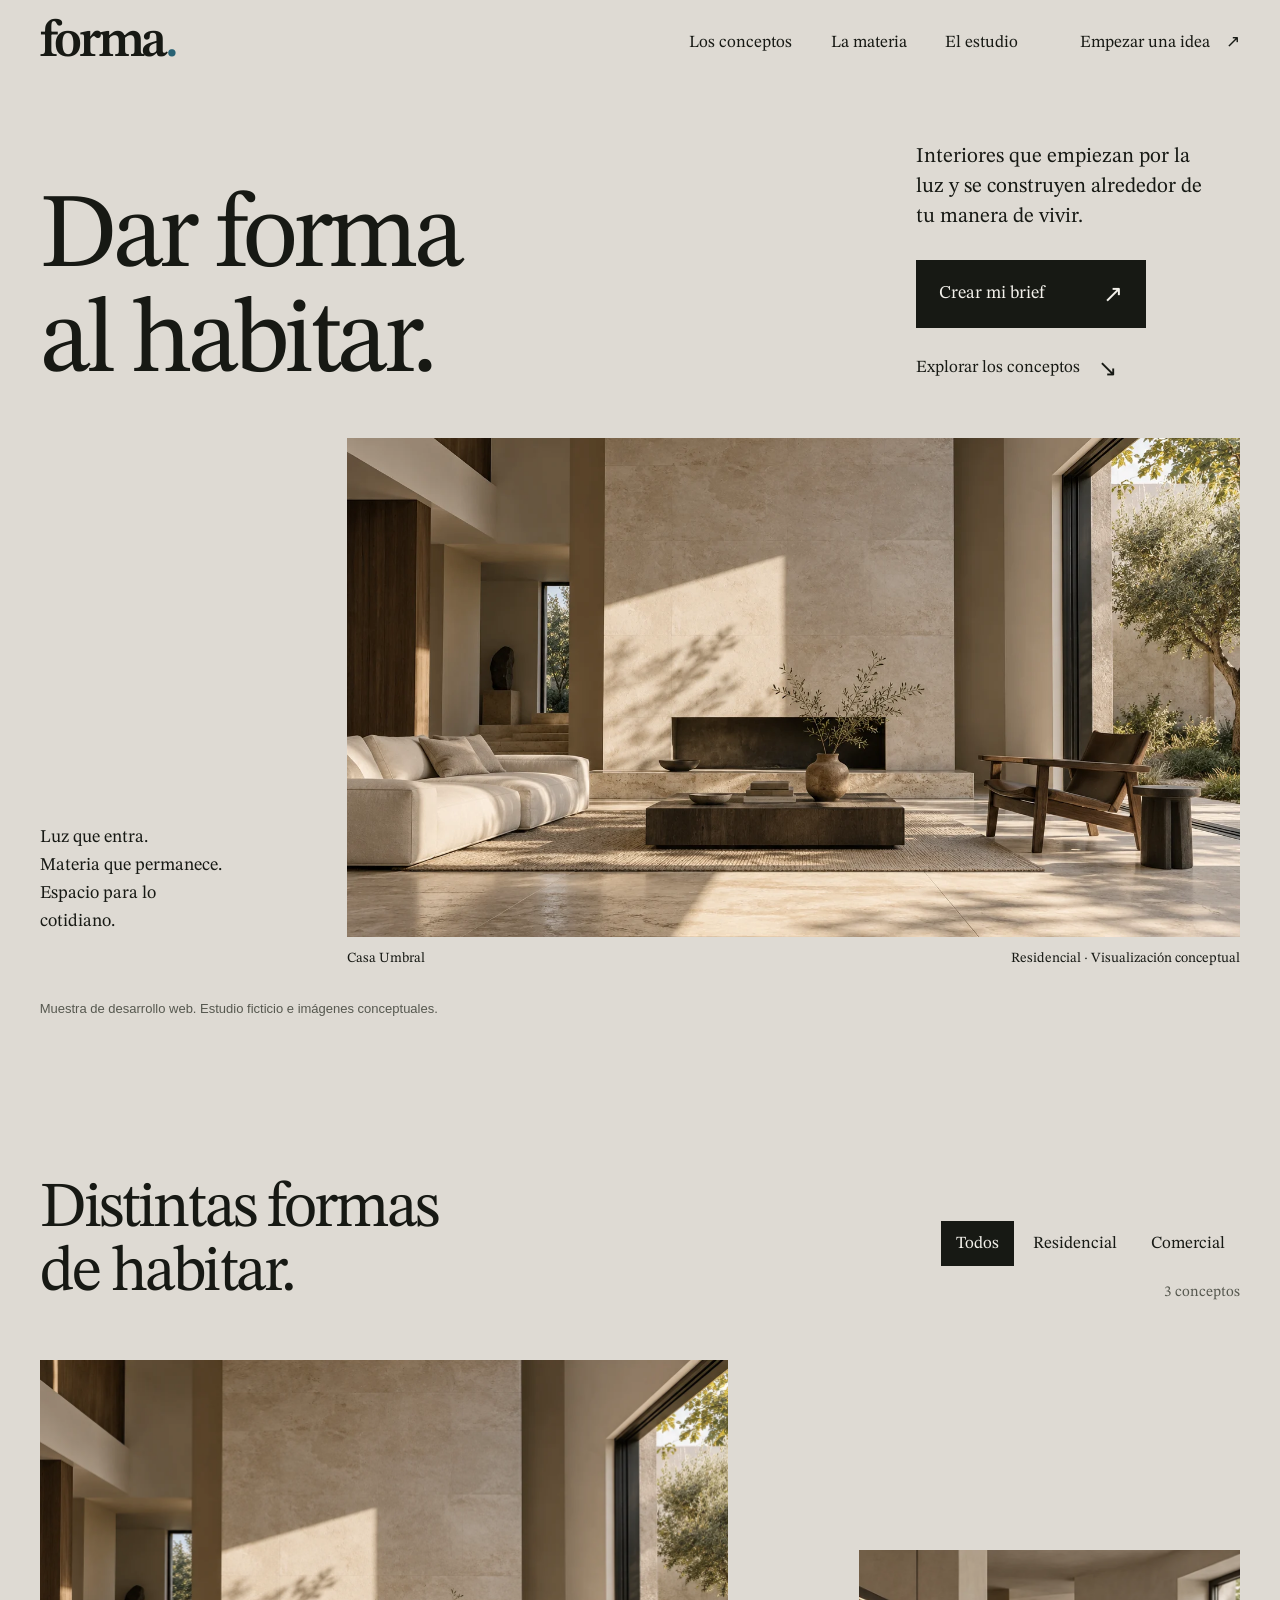
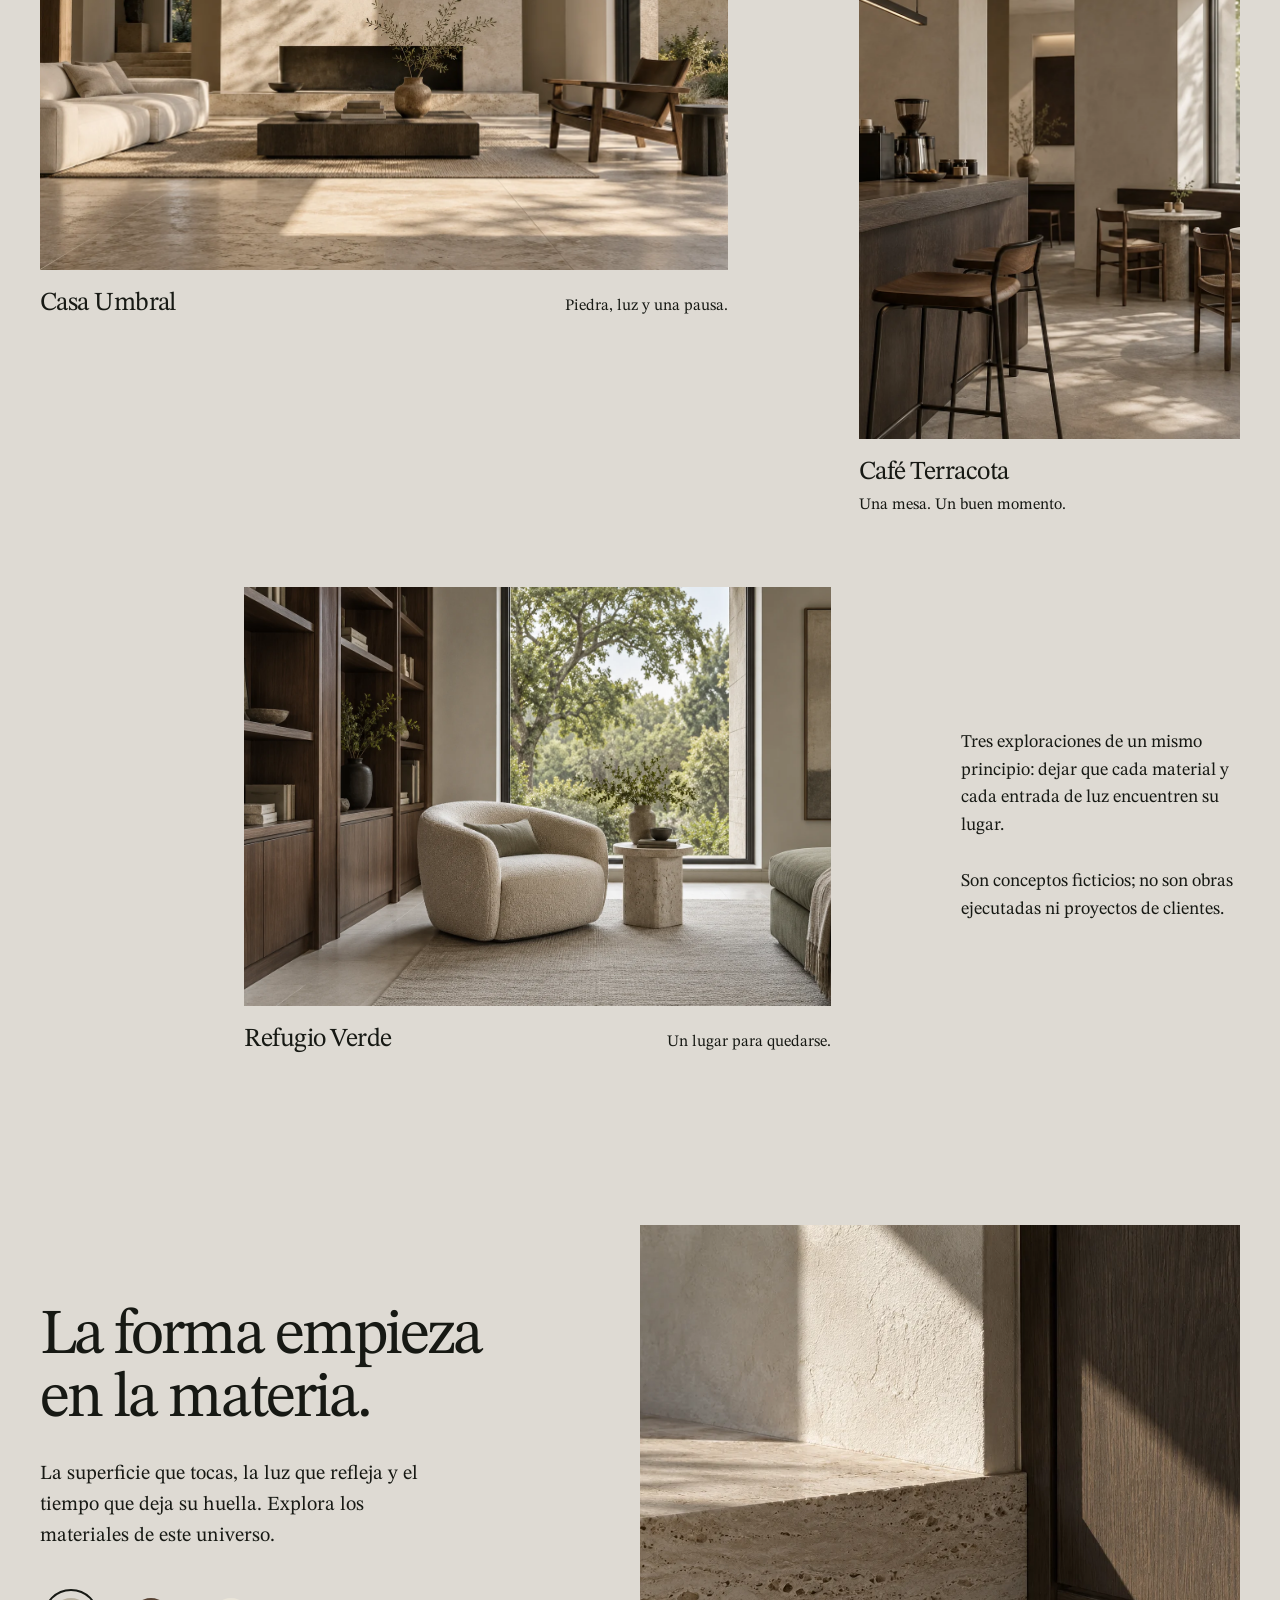
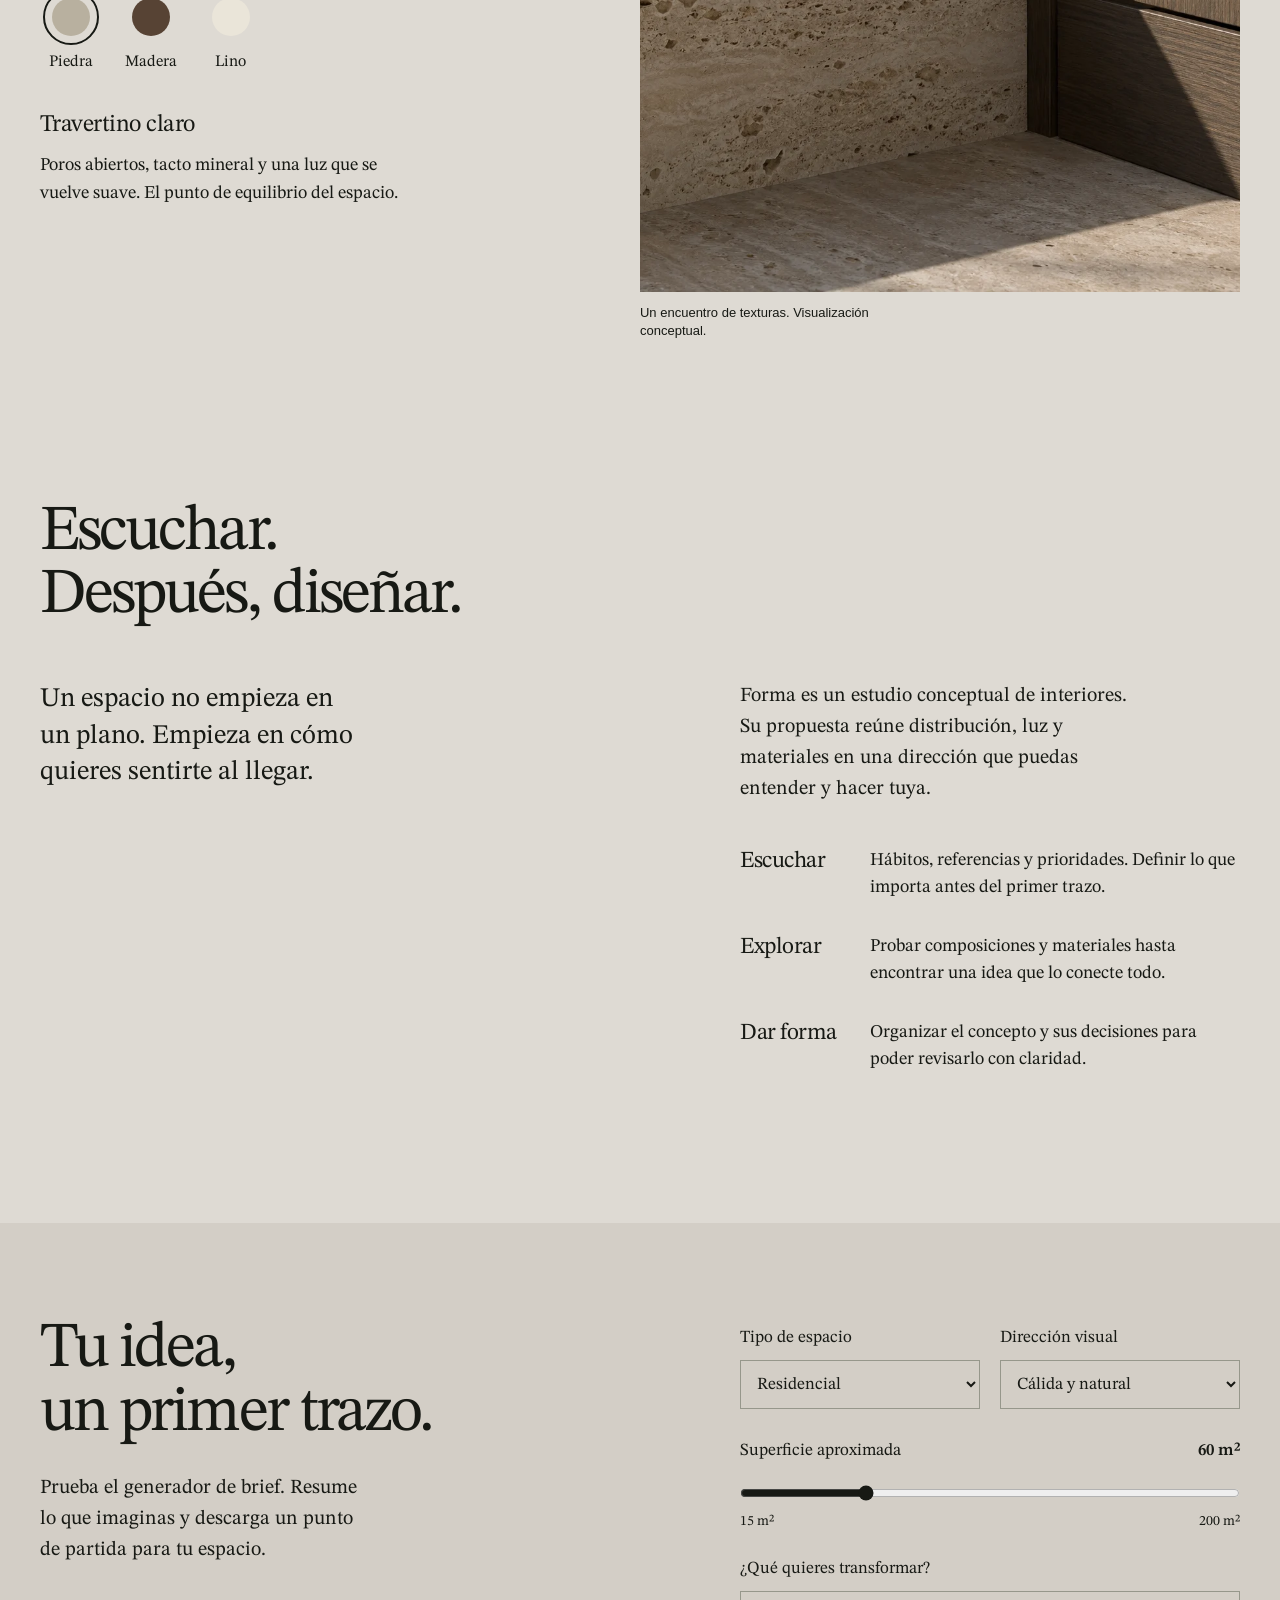
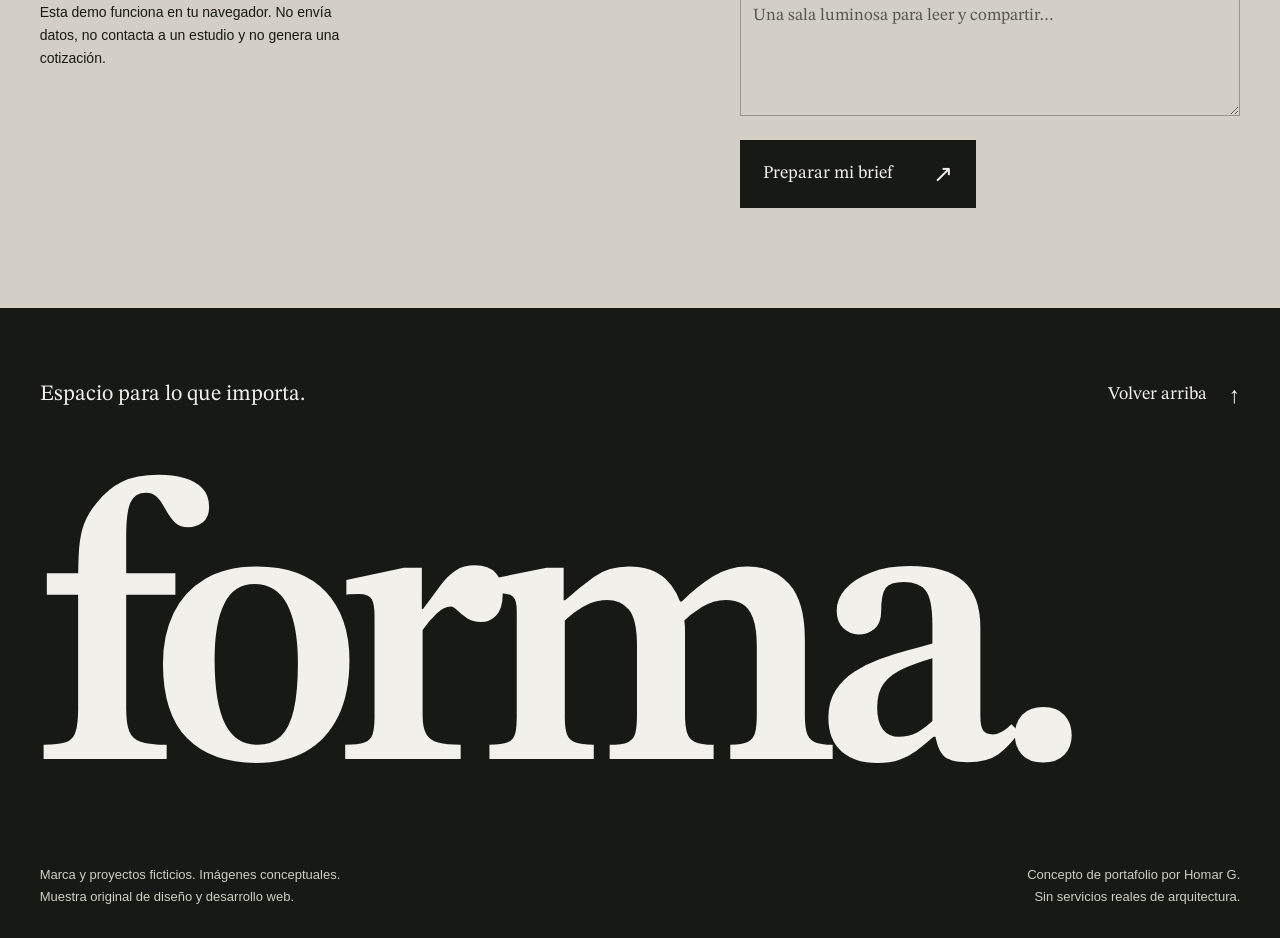
<file: index.html>
<!doctype html>
<html lang="es">
<head>
  <meta charset="utf-8">
  <meta name="viewport" content="width=device-width, initial-scale=1">
  <meta name="description" content="Forma: estudio ficticio de interiores. Una muestra de diseño y desarrollo web con imágenes conceptuales e interacciones locales.">
  <meta name="theme-color" content="#dedad3">
  <title>Forma — dar forma al habitar · Demo conceptual</title>
  <link rel="icon" href="assets/favicon.svg" type="image/svg+xml">
  <link rel="stylesheet" href="assets/fonts.css">
  <link rel="stylesheet" href="styles.css">
  <script src="script.js" defer></script>
</head>
<body>
  <a class="skip-link" href="#contenido">Saltar al contenido</a>
  <header class="site-header">
    <a class="wordmark" href="#inicio" aria-label="Forma, inicio">forma<span aria-hidden="true">.</span></a>
    <button class="menu-toggle" aria-expanded="false" aria-controls="navigation">Menú <svg viewBox="0 0 24 24" aria-hidden="true"><path d="M3 8h18M3 16h18"/></svg></button>
    <nav id="navigation" aria-label="Navegación principal">
      <a href="#proyectos">Los conceptos</a>
      <a href="#materia">La materia</a>
      <a href="#estudio">El estudio</a>
      <a class="nav-action" href="#brief">Empezar una idea <span aria-hidden="true">↗</span></a>
    </nav>
  </header>
  <main id="contenido">
    <section class="hero page-gutter" id="inicio" aria-labelledby="hero-title">
      <div class="hero-top">
        <h1 id="hero-title" class="reveal">Dar forma<br>al habitar.</h1>
        <div class="hero-intro reveal">
          <p>Interiores que empiezan por la luz y se construyen alrededor de tu manera de vivir.</p>
          <div class="hero-actions"><a href="#brief" class="button">Crear mi brief <span aria-hidden="true">↗</span></a><a href="#proyectos" class="text-action">Explorar los conceptos <span aria-hidden="true">↘</span></a></div>
        </div>
      </div>
      <div class="hero-composition">
        <p class="hero-side">Luz que entra.<br>Materia que permanece.<br>Espacio para lo cotidiano.</p>
        <figure class="hero-image reveal">
          <img src="assets/umbral.webp" width="1536" height="1024" alt="Visualización conceptual de una sala de piedra clara, sofá de lino y un gran ventanal hacia un patio verde." fetchpriority="high">
          <figcaption><span>Casa Umbral</span><span>Residencial · Visualización conceptual</span></figcaption>
        </figure>
      </div>
      <p class="demo-caption">Muestra de desarrollo web. Estudio ficticio e imágenes conceptuales.</p>
    </section>

    <section class="work page-gutter" id="proyectos" aria-labelledby="work-title">
      <div class="section-top">
        <h2 id="work-title" class="reveal">Distintas formas<br>de habitar.</h2>
        <div class="work-tools reveal">
          <div class="filters" role="group" aria-label="Filtrar conceptos">
            <button class="filter is-active" data-filter="all" aria-pressed="true">Todos</button>
            <button class="filter" data-filter="home" aria-pressed="false">Residencial</button>
            <button class="filter" data-filter="business" aria-pressed="false">Comercial</button>
          </div>
          <p id="project-count" aria-live="polite">3 conceptos</p>
        </div>
      </div>
      <div class="project-grid">
        <article class="project-card project-home reveal" data-category="home">
          <a href="#brief" aria-label="Preparar una idea inspirada en Casa Umbral">
            <div class="project-image"><img src="assets/umbral.webp" width="1536" height="1024" loading="lazy" alt="Casa Umbral: luz de tarde, piedra y madera en un salón conceptual."><span class="image-action" aria-hidden="true">↗</span></div>
            <div class="project-meta"><h3>Casa Umbral</h3><p>Piedra, luz y una pausa.</p></div>
          </a>
        </article>
        <article class="project-card project-cafe reveal" data-category="business">
          <a href="#brief" aria-label="Preparar una idea inspirada en Café Terracota">
            <div class="project-image"><img src="assets/cafe.webp" width="1536" height="1024" loading="lazy" alt="Café Terracota: barra de madera oscura y mesas de piedra junto a un ventanal."><span class="image-action" aria-hidden="true">↗</span></div>
            <div class="project-meta"><h3>Café Terracota</h3><p>Una mesa. Un buen momento.</p></div>
          </a>
        </article>
        <article class="project-card project-study reveal" data-category="home">
          <a href="#brief" aria-label="Preparar una idea inspirada en Refugio Verde">
            <div class="project-image"><img src="assets/refugio.webp" width="1536" height="1024" loading="lazy" alt="Refugio Verde: rincón de lectura con estantería de nogal y un sillón junto al jardín."><span class="image-action" aria-hidden="true">↗</span></div>
            <div class="project-meta"><h3>Refugio Verde</h3><p>Un lugar para quedarse.</p></div>
          </a>
        </article>
        <p class="work-note">Tres exploraciones de un mismo principio: dejar que cada material y cada entrada de luz encuentren su lugar.<br><br>Son conceptos ficticios; no son obras ejecutadas ni proyectos de clientes.</p>
      </div>
    </section>

    <section class="material-section page-gutter" id="materia" aria-labelledby="material-title">
      <div class="material-copy">
        <h2 id="material-title" class="reveal">La forma empieza<br>en la materia.</h2>
        <p class="reveal">La superficie que tocas, la luz que refleja y el tiempo que deja su huella. Explora los materiales de este universo.</p>
        <div class="material-picker reveal" role="group" aria-label="Explorar materiales">
          <button class="material-choice is-active" data-material="piedra" aria-pressed="true"><span class="swatch stone" aria-hidden="true"></span>Piedra</button>
          <button class="material-choice" data-material="madera" aria-pressed="false"><span class="swatch wood" aria-hidden="true"></span>Madera</button>
          <button class="material-choice" data-material="lino" aria-pressed="false"><span class="swatch linen" aria-hidden="true"></span>Lino</button>
        </div>
        <div class="material-description" aria-live="polite">
          <h3 id="material-name">Travertino claro</h3>
          <p id="material-description">Poros abiertos, tacto mineral y una luz que se vuelve suave. El punto de equilibrio del espacio.</p>
        </div>
      </div>
      <figure class="material-image reveal"><img src="assets/materia.webp" width="1536" height="1024" loading="lazy" alt="Detalle conceptual de la unión entre piedra travertino, madera oscura y un muro de cal."><figcaption>Un encuentro de texturas. Visualización conceptual.</figcaption></figure>
    </section>

    <section class="studio-section page-gutter" id="estudio" aria-labelledby="studio-title">
      <h2 id="studio-title" class="reveal">Escuchar.<br>Después, diseñar.</h2>
      <div class="studio-body">
        <p class="studio-statement reveal">Un espacio no empieza en un plano. Empieza en cómo quieres sentirte al llegar.</p>
        <div class="studio-details">
          <p class="reveal">Forma es un estudio conceptual de interiores. Su propuesta reúne distribución, luz y materiales en una dirección que puedas entender y hacer tuya.</p>
          <div class="process-list">
            <div class="reveal"><h3>Escuchar</h3><p>Hábitos, referencias y prioridades. Definir lo que importa antes del primer trazo.</p></div>
            <div class="reveal"><h3>Explorar</h3><p>Probar composiciones y materiales hasta encontrar una idea que lo conecte todo.</p></div>
            <div class="reveal"><h3>Dar forma</h3><p>Organizar el concepto y sus decisiones para poder revisarlo con claridad.</p></div>
          </div>
        </div>
      </div>
    </section>

    <section class="brief-section page-gutter" id="brief" aria-labelledby="brief-title">
      <div class="brief-copy">
        <h2 id="brief-title" class="reveal">Tu idea,<br>un primer trazo.</h2>
        <p class="reveal">Prueba el generador de brief. Resume lo que imaginas y descarga un punto de partida para tu espacio.</p>
        <p class="brief-honesty">Esta demo funciona en tu navegador. No envía datos, no contacta a un estudio y no genera una cotización.</p>
      </div>
      <form id="brief-form" class="reveal">
        <div class="field-row">
          <label for="space">Tipo de espacio<select name="space" id="space"><option>Residencial</option><option>Comercial</option></select></label>
          <label for="style">Dirección visual<select name="style" id="style"><option>Cálida y natural</option><option>Minimalista y serena</option><option>Expresiva y con color</option></select></label>
        </div>
        <label class="range-label" for="area">Superficie aproximada <output id="area-output" for="area">60 m²</output></label>
        <input type="range" id="area" name="area" min="15" max="200" step="5" value="60">
        <div class="range-limits"><span>15 m²</span><span>200 m²</span></div>
        <label for="idea">¿Qué quieres transformar?<textarea id="idea" name="idea" rows="3" maxlength="500" placeholder="Una sala luminosa para leer y compartir…" required></textarea></label>
        <button class="button" type="submit">Preparar mi brief <span aria-hidden="true">↗</span></button>
        <div id="brief-result" class="brief-result" hidden aria-live="polite"><h3>Tu idea ya tiene forma.</h3><p id="brief-summary"></p><button type="button" id="download-brief" class="text-action">Descargar el brief (.txt) <span aria-hidden="true">↓</span></button></div>
      </form>
    </section>
  </main>
  <footer class="site-footer page-gutter">
    <div class="footer-top"><p>Espacio para lo que importa.</p><a href="#inicio" class="text-action">Volver arriba <span aria-hidden="true">↑</span></a></div>
    <div class="footer-wordmark" aria-hidden="true">forma.</div>
    <div class="footer-legal"><p>Marca y proyectos ficticios. Imágenes conceptuales.<br>Muestra original de diseño y desarrollo web.</p><p>Concepto de portafolio por Homar G.<br>Sin servicios reales de arquitectura.</p></div>
  </footer>
</body>
</html>
</file>
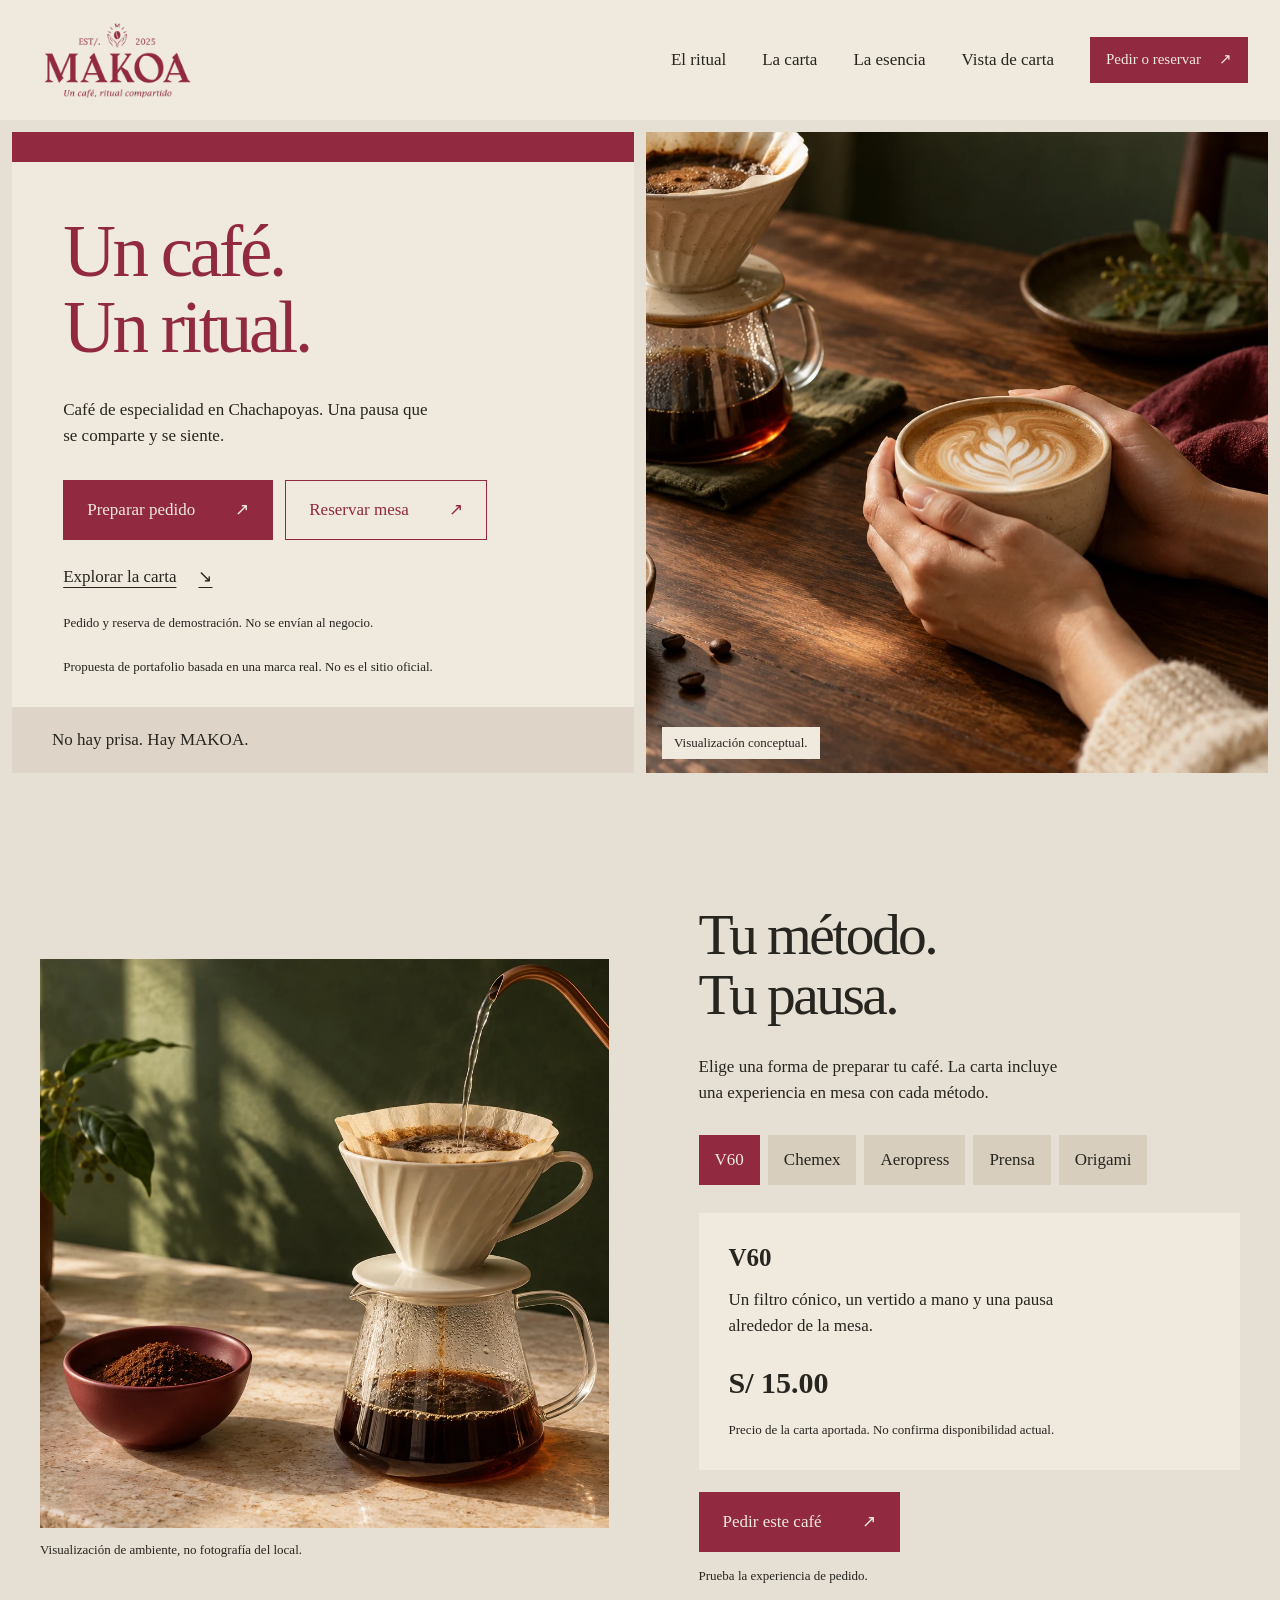
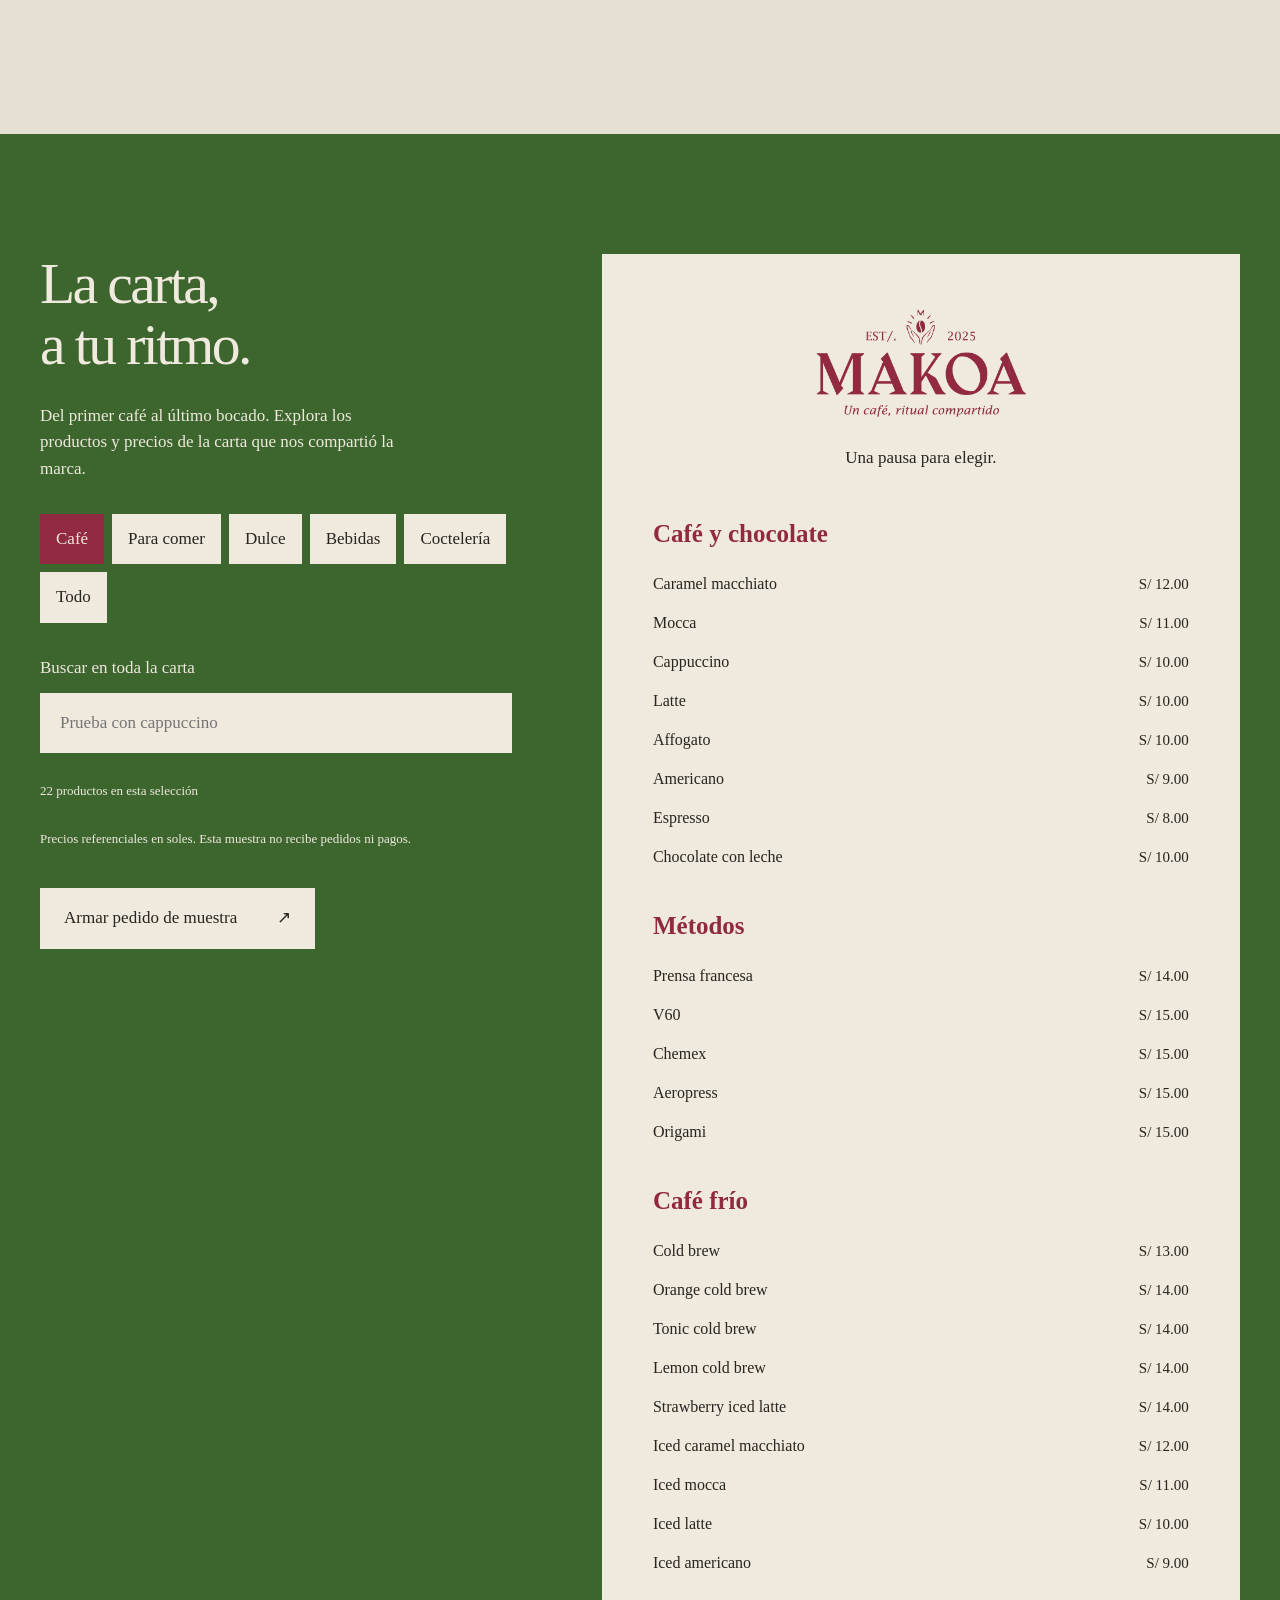
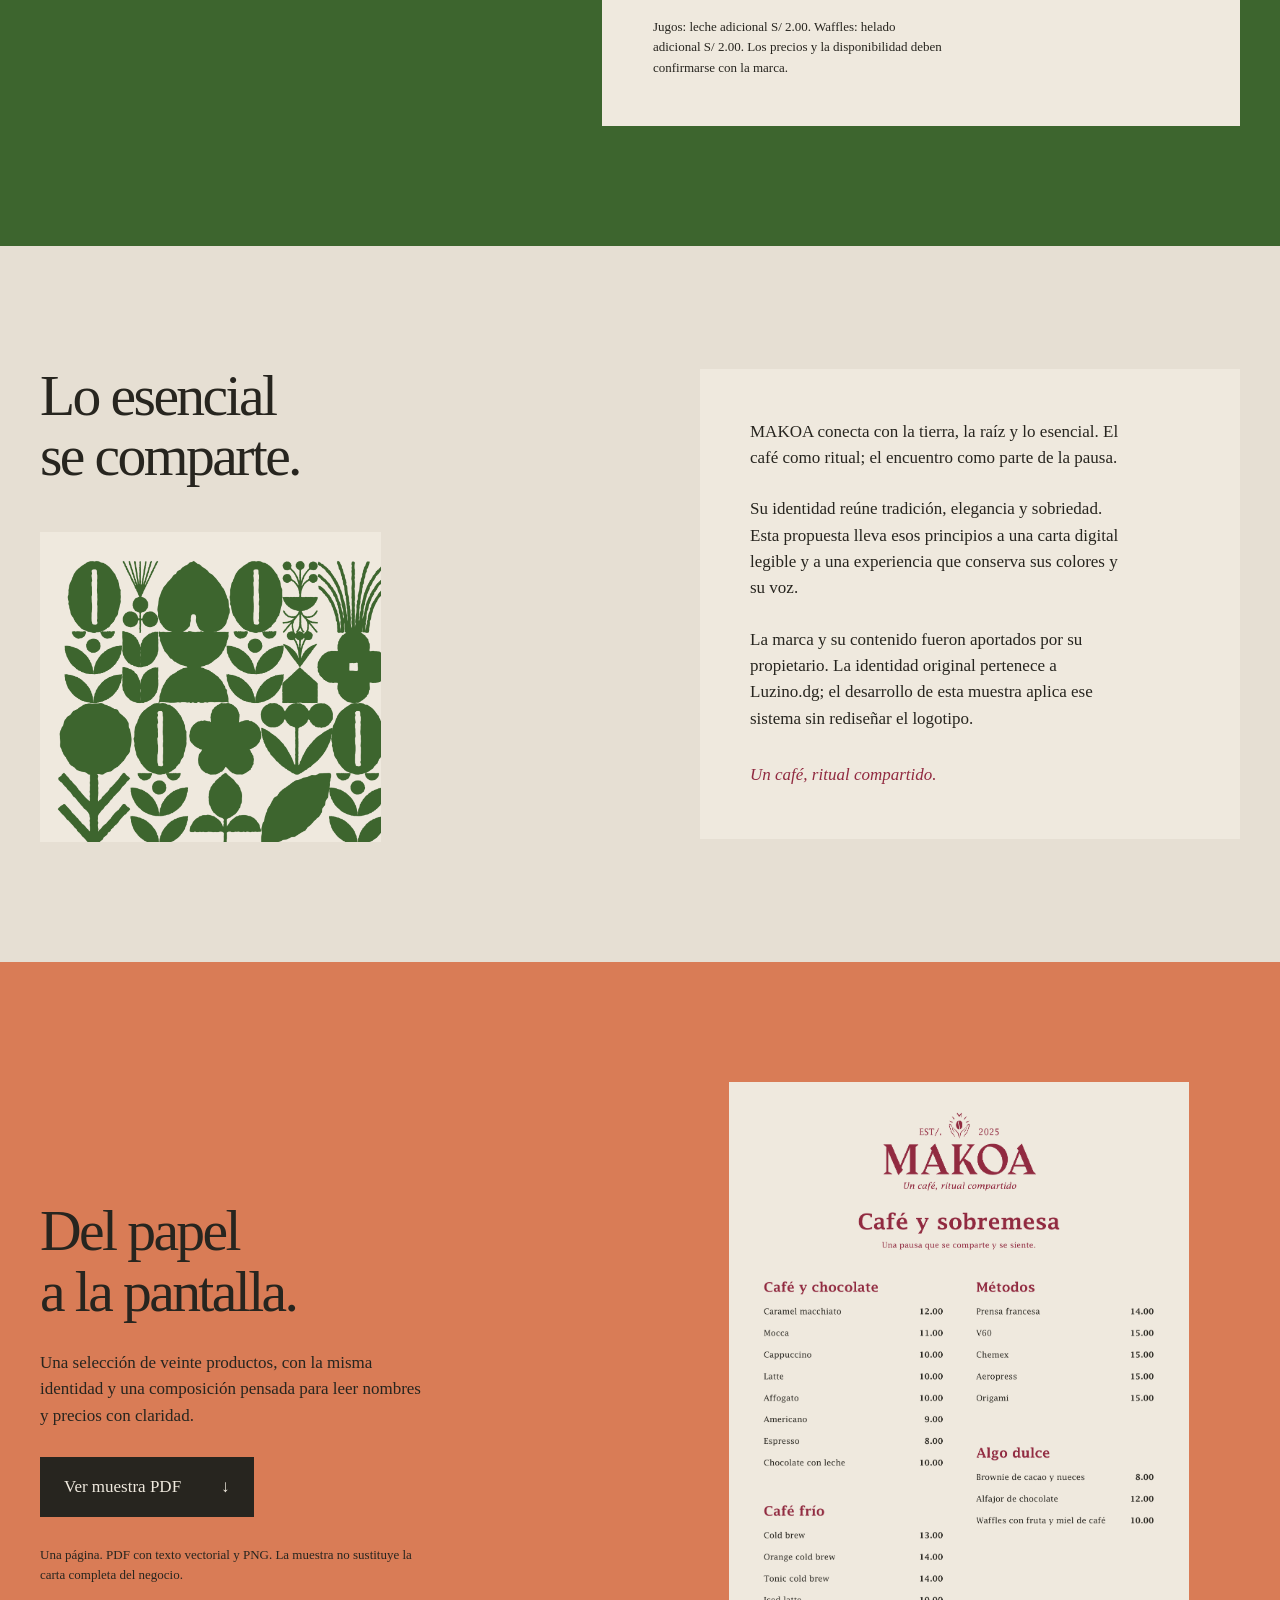
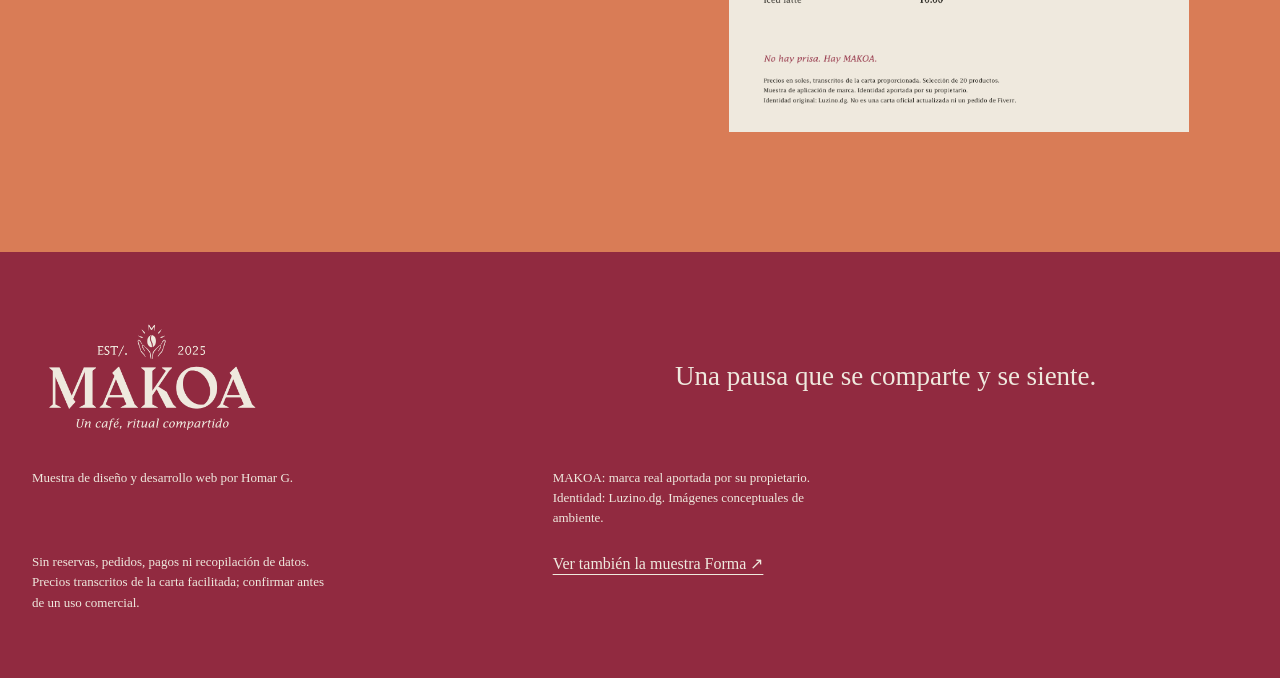
<file: makoa/index.html>
<!doctype html><html lang="es"><head><meta charset="utf-8"><meta name="viewport" content="width=device-width,initial-scale=1"><title>MAKOA · Un café, ritual compartido · Muestra web</title><meta name="description" content="Muestra de desarrollo web para MAKOA: carta filtrable y métodos de café, basada en identidad y carta aportadas por su propietario."><meta name="theme-color" content="#912A40"><link rel="stylesheet" href="styles.css?v=7b13c95d204b"><script src="script.js?v=a8676429b57d" defer></script></head><body>
<a class="skip" href="#contenido">Saltar al contenido</a><header><a class="brand" href="#inicio" aria-label="MAKOA, inicio"><img src="assets/logo-original.png" width="844" height="416" alt="MAKOA. Un café, ritual compartido."></a><button class="nav-toggle" aria-controls="nav" aria-expanded="false">Menú</button><nav id="nav" aria-label="Navegación principal"><a href="#ritual">El ritual</a><a href="#carta">La carta</a><a href="#esencia">La esencia</a><a href="#vista">Vista de carta</a><button class="button nav-cta" type="button" data-demo="order">Pedir o reservar <span aria-hidden="true">↗</span></button></nav></header>
<main id="contenido"><section class="hero" id="inicio"><div class="hero-card"><div class="brand-band" aria-hidden="true"></div><div class="hero-copy"><h1>Un café.<br>Un ritual.</h1><p>Café de especialidad en Chachapoyas. Una pausa que se comparte y se siente.</p><div class="hero-actions"><button class="button" type="button" data-demo="order">Preparar pedido <span aria-hidden="true">↗</span></button><button class="button button-outline" type="button" data-demo="reserve">Reservar mesa <span aria-hidden="true">↗</span></button></div><a class="browse-cta" href="#carta">Explorar la carta <span aria-hidden="true">↘</span></a><p class="demo-note">Pedido y reserva de demostración. No se envían al negocio.</p><p class="small">Propuesta de portafolio basada en una marca real. No es el sitio oficial.</p></div><div class="card-foot">No hay prisa. Hay MAKOA.</div></div><figure class="hero-image"><img src="assets/ritual.webp" width="1536" height="1024" alt="Visualización conceptual de un café entre las manos, con una cafetera de filtro sobre madera."><figcaption>Visualización conceptual.</figcaption></figure></section>
<section class="ritual section" id="ritual"><figure><img src="assets/metodo.webp" width="1536" height="1024" loading="lazy" alt="Visualización conceptual de un V60 y una jarra de café bajo luz natural."><figcaption>Visualización de ambiente, no fotografía del local.</figcaption></figure><div class="ritual-copy"><h2>Tu método.<br>Tu pausa.</h2><p>Elige una forma de preparar tu café. La carta incluye una experiencia en mesa con cada método.</p><div class="method-tabs" role="group" aria-label="Elegir método de café"><button data-method="V60" aria-pressed="true">V60</button><button data-method="Chemex" aria-pressed="false">Chemex</button><button data-method="Aeropress" aria-pressed="false">Aeropress</button><button data-method="Prensa francesa" aria-pressed="false">Prensa</button><button data-method="Origami" aria-pressed="false">Origami</button></div><div class="method-result" aria-live="polite"><h3 id="method-name">V60</h3><p id="method-note">Un filtro cónico, un vertido a mano y una pausa alrededor de la mesa.</p><strong id="method-price">S/ 15.00</strong><p class="small">Precio de la carta aportada. No confirma disponibilidad actual.</p></div><button class="button ritual-cta" type="button" data-demo="order" data-selected-method>Pedir este café <span aria-hidden="true">↗</span></button><p class="demo-note">Prueba la experiencia de pedido.</p></div></section>
<section class="menu-section section" id="carta"><div class="menu-intro"><h2>La carta,<br>a tu ritmo.</h2><p>Del primer café al último bocado. Explora los productos y precios de la carta que nos compartió la marca.</p><div class="filters" role="group" aria-label="Filtrar la carta"><button data-filter="cafe" aria-pressed="true">Café</button><button data-filter="comer" aria-pressed="false">Para comer</button><button data-filter="dulce" aria-pressed="false">Dulce</button><button data-filter="bebidas" aria-pressed="false">Bebidas</button><button data-filter="cocktails" aria-pressed="false">Coctelería</button><button data-filter="all" aria-pressed="false">Todo</button></div><label class="search-label" for="menu-search">Buscar en toda la carta</label><input id="menu-search" type="search" placeholder="Prueba con cappuccino" autocomplete="off"><p id="result-count" class="small" role="status">Carta completa disponible sin JavaScript.</p><p class="small">Precios referenciales en soles. Esta muestra no recibe pedidos ni pagos.</p><button class="button menu-cta" type="button" data-demo="order">Armar pedido de muestra <span aria-hidden="true">↗</span></button></div><div class="menu-sheet"><div class="menu-sheet-head"><img src="assets/logo-original.png" width="844" height="416" alt="MAKOA"><p>Una pausa para elegir.</p></div><div id="menu-items"><section class="menu-group" data-category="cafe"><h3>Café y chocolate</h3><ul><li data-name="caramel macchiato"><span>Caramel macchiato</span><strong>S/ 12.00</strong></li><li data-name="mocca"><span>Mocca</span><strong>S/ 11.00</strong></li><li data-name="cappuccino"><span>Cappuccino</span><strong>S/ 10.00</strong></li><li data-name="latte"><span>Latte</span><strong>S/ 10.00</strong></li><li data-name="affogato"><span>Affogato</span><strong>S/ 10.00</strong></li><li data-name="americano"><span>Americano</span><strong>S/ 9.00</strong></li><li data-name="espresso"><span>Espresso</span><strong>S/ 8.00</strong></li><li data-name="chocolate con leche"><span>Chocolate con leche</span><strong>S/ 10.00</strong></li></ul></section><section class="menu-group" data-category="cafe"><h3>Métodos</h3><ul><li data-name="prensa francesa"><span>Prensa francesa</span><strong>S/ 14.00</strong></li><li data-name="v60"><span>V60</span><strong>S/ 15.00</strong></li><li data-name="chemex"><span>Chemex</span><strong>S/ 15.00</strong></li><li data-name="aeropress"><span>Aeropress</span><strong>S/ 15.00</strong></li><li data-name="origami"><span>Origami</span><strong>S/ 15.00</strong></li></ul></section><section class="menu-group" data-category="cafe"><h3>Café frío</h3><ul><li data-name="cold brew"><span>Cold brew</span><strong>S/ 13.00</strong></li><li data-name="orange cold brew"><span>Orange cold brew</span><strong>S/ 14.00</strong></li><li data-name="tonic cold brew"><span>Tonic cold brew</span><strong>S/ 14.00</strong></li><li data-name="lemon cold brew"><span>Lemon cold brew</span><strong>S/ 14.00</strong></li><li data-name="strawberry iced latte"><span>Strawberry iced latte</span><strong>S/ 14.00</strong></li><li data-name="iced caramel macchiato"><span>Iced caramel macchiato</span><strong>S/ 12.00</strong></li><li data-name="iced mocca"><span>Iced mocca</span><strong>S/ 11.00</strong></li><li data-name="iced latte"><span>Iced latte</span><strong>S/ 10.00</strong></li><li data-name="iced americano"><span>Iced americano</span><strong>S/ 9.00</strong></li></ul></section><section class="menu-group" data-category="comer"><h3>Desayunos</h3><ul><li data-name="desayuno chachapoyas"><span>Desayuno Chachapoyas</span><strong>S/ 20.00</strong></li><li data-name="desayuno regional"><span>Desayuno regional</span><strong>S/ 18.00</strong></li><li data-name="desayuno americano"><span>Desayuno americano</span><strong>S/ 16.00</strong></li></ul></section><section class="menu-group" data-category="comer"><h3>Brunch</h3><ul><li data-name="soufflé makoa"><span>Soufflé MAKOA</span><strong>S/ 20.00</strong></li><li data-name="hamburguesa de res"><span>Hamburguesa de res</span><strong>S/ 16.00</strong></li></ul></section><section class="menu-group" data-category="comer"><h3>Ensaladas</h3><ul><li data-name="a lo pobre"><span>A lo pobre</span><strong>S/ 20.00</strong></li><li data-name="makoa"><span>MAKOA</span><strong>S/ 20.00</strong></li><li data-name="chacha"><span>Chacha</span><strong>S/ 16.00</strong></li><li data-name="césar"><span>César</span><strong>S/ 16.00</strong></li></ul></section><section class="menu-group" data-category="comer"><h3>Opciones veganas</h3><ul><li data-name="green salad"><span>Green salad</span><strong>S/ 16.00</strong></li><li data-name="red burger"><span>Red burger</span><strong>S/ 15.00</strong></li></ul></section><section class="menu-group" data-category="comer"><h3>Piqueos</h3><ul><li data-name="patacones rellenos"><span>Patacones rellenos</span><strong>S/ 24.00</strong></li><li data-name="alitas bbq, acevichadas o maracuyá"><span>Alitas BBQ, acevichadas o maracuyá</span><strong>S/ 24.00</strong></li><li data-name="tequeños artesanales"><span>Tequeños artesanales</span><strong>S/ 18.00</strong></li><li data-name="tamal de cerdo"><span>Tamal de cerdo</span><strong>S/ 5.00</strong></li><li data-name="humita de queso"><span>Humita de queso</span><strong>S/ 5.00</strong></li><li data-name="juane de pollo"><span>Juane de pollo</span><strong>S/ 10.00</strong></li></ul></section><section class="menu-group" data-category="comer"><h3>Sándwiches</h3><ul><li data-name="pollo con apio"><span>Pollo con apio</span><strong>S/ 9.00</strong></li><li data-name="mixto en ciabatta"><span>Mixto en ciabatta</span><strong>S/ 11.00</strong></li><li data-name="triple clásico"><span>Triple clásico</span><strong>S/ 12.00</strong></li><li data-name="sándwich de chancho frito"><span>Sándwich de chancho frito</span><strong>S/ 14.00</strong></li></ul></section><section class="menu-group" data-category="dulce"><h3>Postres</h3><ul><li data-name="brownie de cacao y nueces"><span>Brownie de cacao y nueces</span><strong>S/ 8.00</strong></li><li data-name="alfajor de chocolate"><span>Alfajor de chocolate</span><strong>S/ 12.00</strong></li><li data-name="waffles con fruta y miel de café"><span>Waffles con fruta y miel de café</span><strong>S/ 10.00</strong></li><li data-name="mango"><span>Mango</span><strong>S/ 15.00</strong></li><li data-name="grano de café"><span>Grano de café</span><strong>S/ 15.00</strong></li><li data-name="coco"><span>Coco</span><strong>S/ 15.00</strong></li></ul></section><section class="menu-group" data-category="bebidas"><h3>Infusiones naturales</h3><ul><li data-name="manzanilla"><span>Manzanilla</span><strong>S/ 5.00</strong></li><li data-name="menta"><span>Menta</span><strong>S/ 5.00</strong></li><li data-name="cedrón"><span>Cedrón</span><strong>S/ 5.00</strong></li><li data-name="hierba luisa"><span>Hierba luisa</span><strong>S/ 6.00</strong></li><li data-name="menta y limón"><span>Menta y limón</span><strong>S/ 6.00</strong></li><li data-name="frutos rojos"><span>Frutos rojos</span><strong>S/ 7.00</strong></li><li data-name="jamaica"><span>Jamaica</span><strong>S/ 7.00</strong></li><li data-name="mate de coca"><span>Mate de coca</span><strong>S/ 5.00</strong></li></ul></section><section class="menu-group" data-category="bebidas"><h3>Frappes</h3><ul><li data-name="café"><span>Café</span><strong>S/ 13.00</strong></li><li data-name="mocca"><span>Mocca</span><strong>S/ 13.00</strong></li><li data-name="oreo"><span>Oreo</span><strong>S/ 13.00</strong></li><li data-name="menta"><span>Menta</span><strong>S/ 13.00</strong></li><li data-name="fresa"><span>Fresa</span><strong>S/ 13.00</strong></li></ul></section><section class="menu-group" data-category="bebidas"><h3>Jugos naturales</h3><ul><li data-name="arándano"><span>Arándano</span><strong>S/ 11.00</strong></li><li data-name="fresa"><span>Fresa</span><strong>S/ 10.00</strong></li><li data-name="mango"><span>Mango</span><strong>S/ 8.00</strong></li><li data-name="melón"><span>Melón</span><strong>S/ 9.00</strong></li><li data-name="plátano"><span>Plátano</span><strong>S/ 9.00</strong></li><li data-name="naranja"><span>Naranja</span><strong>S/ 8.00</strong></li><li data-name="papaya"><span>Papaya</span><strong>S/ 7.00</strong></li><li data-name="piña"><span>Piña</span><strong>S/ 7.00</strong></li></ul></section><section class="menu-group" data-category="cocktails"><h3>Coctelería suave</h3><ul><li data-name="negroni de café"><span>Negroni de café</span><strong>S/ 20.00</strong></li><li data-name="rojo pasión"><span>Rojo pasión</span><strong>S/ 20.00</strong></li><li data-name="spritz andino"><span>Spritz andino</span><strong>S/ 20.00</strong></li><li data-name="amazonas"><span>Amazonas</span><strong>S/ 20.00</strong></li><li data-name="espresso martini"><span>Espresso Martini</span><strong>S/ 18.00</strong></li><li data-name="chilcano"><span>Chilcano</span><strong>S/ 15.00</strong></li><li data-name="pisco sour"><span>Pisco sour</span><strong>S/ 15.00</strong></li></ul></section><section class="menu-group" data-category="bebidas"><h3>Otras bebidas</h3><ul><li data-name="cerveza artesanal"><span>Cerveza artesanal</span><strong>S/ 13.00</strong></li><li data-name="gaseosa"><span>Gaseosa</span><strong>S/ 5.00</strong></li><li data-name="agua sin gas"><span>Agua sin gas</span><strong>S/ 4.00</strong></li><li data-name="agua con gas"><span>Agua con gas</span><strong>S/ 4.00</strong></li></ul></section></div><p id="no-results" hidden>No encontramos ese producto. Prueba otra búsqueda o muestra todo.</p><p class="menu-notes">Jugos: leche adicional S/ 2.00. Waffles: helado adicional S/ 2.00. Los precios y la disponibilidad deben confirmarse con la marca.</p></div></section>
<section class="essence section" id="esencia"><div class="essence-title"><h2>Lo esencial<br>se comparte.</h2><img src="assets/patron-original.png" loading="lazy" width="2280" height="2075" alt="Patrón vegetal original del manual de identidad de MAKOA."></div><div class="brand-letter"><p>MAKOA conecta con la tierra, la raíz y lo esencial. El café como ritual; el encuentro como parte de la pausa.</p><p>Su identidad reúne tradición, elegancia y sobriedad. Esta propuesta lleva esos principios a una carta digital legible y a una experiencia que conserva sus colores y su voz.</p><p>La marca y su contenido fueron aportados por su propietario. La identidad original pertenece a Luzino.dg; el desarrollo de esta muestra aplica ese sistema sin rediseñar el logotipo.</p><p class="signature">Un café, ritual compartido.</p></div></section>
<section class="preview-section section" id="vista"><div class="preview-copy"><h2>Del papel<br>a la pantalla.</h2><p>Una selección de veinte productos, con la misma identidad y una composición pensada para leer nombres y precios con claridad.</p><a class="button" href="assets/makoa-menu-seleccion.pdf" download>Ver muestra PDF <span aria-hidden="true">↓</span></a><p class="small">Una página. PDF con texto vectorial y PNG. La muestra no sustituye la carta completa del negocio.</p></div><a class="menu-preview" href="assets/makoa-menu-seleccion.pdf" aria-label="Abrir la muestra de carta en PDF"><img src="assets/menu-seleccion.png" width="1273" height="1800" loading="lazy" alt="Diseño de una selección de veinte productos de MAKOA, con el logo original y precios en soles."></a><img class="menu-detail" src="assets/menu-detalle.png" width="1273" height="980" loading="lazy" alt="Detalle de la composición y alineación de precios de la muestra de menú MAKOA."></section></main>
<footer><img src="assets/logo-claro.png" width="840" height="416" alt="MAKOA"><p>Una pausa que se comparte y se siente.</p><div><p>Muestra de diseño y desarrollo web por Homar G.</p><p>MAKOA: marca real aportada por su propietario. Identidad: Luzino.dg. Imágenes conceptuales de ambiente.</p><p>Sin reservas, pedidos, pagos ni recopilación de datos. Precios transcritos de la carta facilitada; confirmar antes de un uso comercial.</p><a href="../">Ver también la muestra Forma ↗</a></div></footer>
<dialog class="demo-dialog" id="business-demo" aria-labelledby="demo-title" aria-describedby="demo-disclaimer">
 <div class="demo-head"><div><p class="demo-eyebrow">MAKOA / EXPERIENCIA DE MUESTRA</p><h2 id="demo-title">Tu próxima pausa.</h2></div><button class="demo-close" type="button" aria-label="Cerrar demostración">×</button></div>
 <p id="demo-disclaimer" class="demo-disclaimer">Simulación de portafolio. No envía pedidos ni reservas, no cobra y no solicita datos personales.</p>
 <div class="demo-mode" role="group" aria-label="Tipo de demostración"><button type="button" data-demo-mode="order" aria-pressed="true">Preparar pedido</button><button type="button" data-demo-mode="reserve" aria-pressed="false">Reservar mesa</button></div>
 <div id="order-panel">
  <form id="demo-order-form"><div class="order-controls"><label for="demo-product">Elige un producto<select id="demo-product" required></select></label><label for="demo-quantity">Unidades<input id="demo-quantity" type="number" min="1" max="12" step="1" value="1" required inputmode="numeric"></label></div><button class="button button-outline" type="submit">Añadir a la selección <span aria-hidden="true">+</span></button></form>
  <div class="selection-heading"><h3>Tu selección</h3><p id="demo-cart-count" aria-live="polite">0 productos</p></div>
  <ul id="demo-cart" class="demo-cart"><li class="empty-cart">Elige algo para empezar tu pausa.</li></ul>
  <div class="demo-total"><span>Total referencial</span><strong id="demo-total">S/ 0.00</strong></div>
  <button class="button demo-final" id="demo-order-review" type="button" disabled>Ver pedido de muestra <span aria-hidden="true">↗</span></button>
 </div>
 <form id="reserve-panel" hidden>
  <p class="reserve-intro">Imagina una mesa para compartir. Prueba las opciones y revisa el resumen.</p>
  <div class="reserve-fields"><label for="demo-date">Fecha<input id="demo-date" type="date" required></label><label for="demo-time">Hora de ejemplo<select id="demo-time"><option>09:00</option><option>11:00</option><option>13:00</option><option>16:00</option><option>18:00</option></select></label><label for="demo-guests">Personas<select id="demo-guests"><option value="1">1 persona</option><option value="2" selected>2 personas</option><option value="3">3 personas</option><option value="4">4 personas</option><option value="5">5 personas</option><option value="6">6 personas</option></select></label></div>
  <p class="demo-note">Las horas solo ilustran el diseño. No muestran disponibilidad real.</p>
  <button class="button demo-final" type="submit">Ver reserva de muestra <span aria-hidden="true">↗</span></button>
 </form>
 <section id="demo-result" class="demo-result" hidden aria-live="polite" aria-labelledby="demo-result-title"><p class="demo-eyebrow">SIMULACIÓN COMPLETADA / NO ENVIADA</p><h3 id="demo-result-title"></h3><p id="demo-result-copy"></p><p class="demo-note">Este ejemplo termina aquí. No se ha contactado al negocio ni confirmado una operación.</p></section>
</dialog>

</body></html>
</file>
<file: assets/fonts.css>
@font-face {
  font-family: 'STIX Two Text';
  font-style: normal;
  font-weight: 400;
  font-display: swap;
  src: url(stix-two-text-1.ttf) format('truetype');
}
@font-face {
  font-family: 'STIX Two Text';
  font-style: normal;
  font-weight: 600;
  font-display: swap;
  src: url(stix-two-text-2.ttf) format('truetype');
}
</file>
<file: styles.css>
:root{--paper:#dedad3;--surface:#d3cec6;--ink:#171914;--muted:#56584f;--accent:#286274;--light:#f2f0ea;--serif:'STIX Two Text',Georgia,serif;--sans:Arial,Helvetica,sans-serif;--ease-out:cubic-bezier(.23,1,.32,1);--gutter:clamp(20px,3.1vw,56px)}
*{box-sizing:border-box}html{scroll-behavior:smooth;scroll-padding-top:28px}body{margin:0;color:var(--ink);background:var(--paper);font-family:var(--serif);font-size:18px;line-height:1.5}h1,h2,h3,p,figure{margin:0}a{color:inherit;text-decoration:none}button,input,select,textarea{font:inherit;color:inherit}button,a,input,select,textarea{-webkit-tap-highlight-color:transparent}button{cursor:pointer}button,a{touch-action:manipulation}button:focus-visible,a:focus-visible,input:focus-visible,select:focus-visible,textarea:focus-visible{outline:3px solid var(--accent);outline-offset:5px}button{border:0}img{display:block;max-width:100%;height:auto;object-fit:cover}h1,h2{font-weight:400;letter-spacing:-.045em;line-height:.99}h3{font-size:24px;font-weight:400;line-height:1.2;letter-spacing:-.02em}.page-gutter{padding-inline:var(--gutter)}.skip-link{position:fixed;z-index:99;left:12px;top:12px;padding:10px 18px;background:var(--ink);color:var(--light);transform:translateY(-180%)}.skip-link:focus{transform:none}.site-header{display:flex;align-items:center;justify-content:space-between;gap:24px;padding:22px var(--gutter) 18px;position:relative;z-index:10}.wordmark{font-size:52px;font-weight:600;letter-spacing:-.065em;line-height:.8;white-space:nowrap}.wordmark span{color:var(--accent)}nav{display:flex;align-items:center;gap:clamp(22px,3vw,48px);font-size:17px}.nav-action{margin-left:24px}.nav-action span{padding-left:12px}.menu-toggle{display:none}.text-action{display:inline-flex;align-items:center;gap:22px;min-height:44px;font-size:18px;background:transparent;padding:0}.text-action span{display:inline-block;font-family:var(--sans);font-size:23px;transition:transform 180ms var(--ease-out)}.hero{padding-top:60px}.hero-top{display:grid;grid-template-columns:7fr 3fr;gap:10%;align-items:end;margin-bottom:42px}h1{font-size:clamp(68px,8.3vw,132px)}.hero-intro{max-width:300px;padding-bottom:6px}.hero-intro>p{font-size:21px;line-height:1.45;margin-bottom:27px}.hero-composition{display:grid;grid-template-columns:2fr 8fr;gap:7%}.hero-side{align-self:end;max-width:190px;font-size:18px;line-height:1.55;padding-bottom:33px}.hero-image{min-width:0}.hero-image>img{width:100%;height:clamp(350px,39vw,640px);object-position:center 57%;animation:living-light 18s ease-in-out infinite alternate}.hero-image{overflow:hidden}figcaption{display:flex;justify-content:space-between;gap:20px;font-size:14px;line-height:1.4;padding-top:12px}.demo-caption{font-family:var(--sans);font-size:13px;line-height:1.5;margin-top:30px;color:var(--muted)}.work{padding-top:160px}.section-top{display:flex;justify-content:space-between;align-items:end;gap:40px;margin-bottom:55px}h2{font-size:clamp(44px,5vw,80px)}.work-tools{font-size:15px}.work-tools>p{margin-top:16px;text-align:right;color:var(--muted)}.filters{display:flex;gap:4px;flex-wrap:wrap}.filter{font-family:var(--serif);font-size:17px;background:transparent;padding:10px 15px;min-height:44px;transition:background-color 180ms var(--ease-out),color 180ms var(--ease-out)}.filter.is-active{color:var(--light);background:var(--ink)}.project-grid{display:grid;grid-template-columns:repeat(12,minmax(0,1fr));gap:80px 28px;align-items:start}.project-card[hidden]{display:none}.project-home{grid-column:1/8}.project-cafe{grid-column:9/13;margin-top:190px}.project-study{grid-column:3/9;margin-top:-10px}.project-image{position:relative;overflow:hidden}.project-image>img{width:100%;aspect-ratio:1.35;transition:transform 600ms var(--ease-out)}.project-cafe .project-image>img{aspect-ratio:.78;object-position:65%}.project-study .project-image>img{aspect-ratio:1.4}.image-action{position:absolute;right:16px;bottom:16px;width:44px;height:44px;display:grid;place-items:center;background:var(--light);font-family:var(--sans);font-size:25px;opacity:0;transform:translateY(8px);transition:opacity 180ms var(--ease-out),transform 180ms var(--ease-out)}.project-card a:focus-visible .image-action{opacity:1;transform:none}.project-meta{display:flex;justify-content:space-between;align-items:baseline;gap:20px;padding-top:18px}.project-meta h3{font-size:26px}.project-meta p{font-size:16px}.project-cafe .project-meta{display:block}.project-cafe .project-meta p{margin-top:5px}.work-note{grid-column:10/13;align-self:center;font-size:18px;line-height:1.55}.project-grid.is-filtered .project-card{grid-column:span 6;margin-top:0}.project-grid.is-filtered .project-card .project-image>img{aspect-ratio:1.25}.project-grid.is-filtered .work-note{grid-column:1/8}.material-section{display:grid;grid-template-columns:5fr 6fr;gap:8.333%;padding-top:170px;align-items:center}.material-copy>p{max-width:380px;margin-top:28px;font-size:20px;line-height:1.55}.material-picker{display:flex;gap:18px;margin-top:34px;flex-wrap:wrap}.material-choice{display:flex;flex-direction:column;align-items:center;gap:9px;background:transparent;padding:7px 4px;font-size:16px;min-width:62px}.swatch{width:48px;height:48px;display:block;border-radius:50%;border:5px solid transparent;background-clip:padding-box;outline:2px solid transparent;outline-offset:2px;transition:transform 180ms var(--ease-out)}.stone{background-color:#b8b09f}.wood{background-color:#574334}.linen{background-color:#eae5d9}.material-choice.is-active .swatch{outline-color:var(--ink)}.material-choice:active .swatch{transform:scale(.94)}.material-description{margin-top:30px;min-height:150px;max-width:380px}.material-description h3{margin-bottom:12px}.material-description p{font-size:18px;line-height:1.55}.material-image img{width:100%;aspect-ratio:.9;object-position:50%}.material-image figcaption{font-family:var(--sans);font-size:13px;max-width:35ch}.studio-section{padding-top:160px;padding-bottom:150px}.studio-body{display:grid;grid-template-columns:5fr 5fr;gap:16.666%;margin-top:54px}.studio-statement{font-size:clamp(24px,2.1vw,34px);line-height:1.35;max-width:25ch}.studio-details>p{font-size:20px;line-height:1.55;max-width:40ch}.process-list{margin-top:42px;display:grid;gap:32px}.process-list>div{display:grid;grid-template-columns:110px 1fr;gap:20px}.process-list h3{font-size:23px}.process-list p{font-size:18px;line-height:1.5}.brief-section{display:grid;grid-template-columns:5fr 5fr;gap:16.666%;background:var(--surface);padding-block:95px 100px}.brief-copy>p{font-size:20px;max-width:33ch;line-height:1.55;margin-top:28px}.brief-copy>.brief-honesty{font-family:var(--sans);font-size:14px;line-height:1.65;max-width:40ch;margin-top:35px}form{min-width:0;padding-top:7px}label{display:block;font-size:17px}select,textarea{display:block;width:100%;border:1px solid #96978b;border-radius:0;background:transparent;padding:12px;margin-top:9px;font-size:17px;line-height:1.4}select{min-height:49px}textarea{resize:vertical;min-height:125px}textarea::placeholder{color:#55584f;opacity:1}.field-row{display:grid;grid-template-columns:1fr 1fr;gap:20px;margin-bottom:29px}.range-label{display:flex;justify-content:space-between;gap:20px}.range-label output{font-weight:600}input[type=range]{display:block;width:100%;height:36px;accent-color:var(--ink);margin:12px 0 0;cursor:pointer}.range-limits{display:flex;justify-content:space-between;font-size:14px;margin-bottom:24px}.button{display:inline-flex;justify-content:space-between;align-items:center;gap:40px;background:var(--ink);color:var(--light);padding:16px 23px;min-height:56px;font-size:18px;margin-top:24px;transition:transform 150ms var(--ease-out),background-color 150ms var(--ease-out)}.button span{font-family:var(--sans);font-size:24px}.button:active{transform:scale(.97)}.brief-result{padding:24px;background:var(--light);margin-top:25px;overflow-wrap:anywhere}.brief-result[hidden]{display:none}.brief-result h3{margin-bottom:12px}.brief-result p{font-size:17px;margin-bottom:18px;white-space:pre-line}.site-footer{padding-top:65px;padding-bottom:30px;background:var(--ink);color:var(--light);overflow:hidden}.footer-top{display:flex;justify-content:space-between;align-items:center;gap:30px;font-size:22px}.footer-wordmark{font-size:clamp(120px,31vw,520px);line-height:.89;letter-spacing:-.065em;font-weight:600;margin:62px 0 32px;white-space:nowrap}.footer-legal{display:flex;justify-content:space-between;gap:30px;font-family:var(--sans);font-size:13px;line-height:1.7;color:#cfcec4}.footer-legal p:last-child{text-align:right}svg{width:24px;height:24px;fill:none;stroke:currentColor;stroke-width:1.5}[hidden]{display:none!important}
@keyframes living-light{from{transform:scale(1)}to{transform:scale(1.025)}}
@media (hover:hover) and (pointer:fine){nav a:hover,.text-action:hover{text-decoration:underline;text-underline-offset:5px}.text-action:hover span{transform:translate(3px,-3px)}.project-card a:hover .project-image>img{transform:scale(1.025)}.project-card a:hover .image-action{opacity:1;transform:none}.button:hover{background:var(--accent)}.material-choice:hover .swatch{transform:translateY(-3px)}}
@media(min-width:1700px){body{max-width:2000px;margin:auto}}
@media(max-width:1000px){nav{gap:24px}.nav-action{margin-left:0}.hero{padding-top:48px}.hero-top{grid-template-columns:6fr 4fr;gap:5%}.hero-composition{grid-template-columns:1fr 5fr;gap:5%}.hero-side{font-size:16px}.project-grid{gap:55px 22px}.project-cafe{margin-top:120px}.work-note{grid-column:9/13}.material-section{gap:6%;grid-template-columns:1fr 1fr}.studio-body,.brief-section{grid-template-columns:1fr 1fr;gap:8%}.field-row{grid-template-columns:1fr;gap:18px}.process-list>div{display:block}.process-list h3{margin-bottom:8px}.project-meta{display:block}.project-meta p{margin-top:5px}.material-choice{min-width:55px}.material-picker{gap:10px}}
@media(max-width:700px){body{font-size:18px}.site-header{padding-block:23px;align-items:center}.wordmark{font-size:43px}.menu-toggle{display:flex;align-items:center;gap:11px;background:transparent;font-size:17px;padding:8px 0 8px 12px;min-height:44px}.site-header nav{display:none;position:absolute;left:0;right:0;top:100%;padding:22px var(--gutter) 28px;background:var(--paper);flex-direction:column;align-items:stretch;gap:6px;font-size:20px}.site-header nav.open{display:flex}.site-header nav a{padding:10px 0}.nav-action{margin-top:8px}.hero{padding-top:36px}.hero-top{display:block;margin-bottom:30px}h1{font-size:clamp(54px,12.4vw,83px);line-height:1.02;letter-spacing:-.045em}.hero-intro{max-width:29ch;margin-top:26px;padding:0}.hero-intro>p{font-size:19px;line-height:1.45;margin-bottom:16px}.text-action{font-size:18px}.hero-composition{display:flex;flex-direction:column-reverse;gap:16px}.hero-image>img{height:auto;aspect-ratio:1.05;object-position:50%}.hero-side{padding:0;font-size:16px;max-width:none;align-self:start}.hero-side br{display:none}.hero-side br:after{content:' '}.hero-side{display:none}.hero-image figcaption{font-size:14px;align-items:start}.hero-image figcaption span:first-child{white-space:nowrap}.hero-image figcaption span:last-child{text-align:right;max-width:20ch}.demo-caption{font-size:13px;margin-top:23px;max-width:40ch}.work{padding-top:90px}h2{font-size:clamp(37px,9.8vw,58px);line-height:1.05}.section-top{display:block;margin-bottom:32px}.work-tools{margin-top:25px}.work-tools>p{text-align:left;font-size:14px;margin-top:12px}.filters{gap:0}.filter{padding:10px 12px;font-size:16px}.project-grid{display:flex;flex-direction:column;gap:42px}.project-card{width:100%;margin:0}.project-cafe{width:78%;align-self:flex-end;margin-top:7px}.project-study{width:88%;margin-top:4px}.project-image>img{aspect-ratio:1.18}.project-cafe .project-image>img{aspect-ratio:.86}.project-study .project-image>img{aspect-ratio:1.1}.project-meta h3{font-size:25px}.project-meta p{font-size:16px}.image-action{opacity:1;transform:none;right:12px;bottom:12px}.work-note{font-size:18px;max-width:31ch;padding-top:4px}.project-grid.is-filtered .project-card{width:100%}.material-section{display:flex;flex-direction:column;gap:36px;padding-top:95px;align-items:stretch}.material-copy>p{font-size:19px;margin-top:25px}.material-picker{gap:22px;margin-top:26px}.material-description{min-height:140px;margin-top:23px;max-width:34ch}.material-image{width:88%;align-self:flex-end}.material-image img{aspect-ratio:1.1}.material-image figcaption{font-size:13px;max-width:34ch}.studio-section{padding-top:90px;padding-bottom:85px}.studio-body{display:block;margin-top:30px}.studio-statement{font-size:25px;max-width:27ch;line-height:1.4;margin-bottom:30px}.studio-details>p{font-size:19px}.process-list{gap:29px;margin-top:32px}.process-list>div{display:grid;grid-template-columns:95px 1fr;gap:12px}.process-list h3{font-size:21px}.process-list p{font-size:17px}.brief-section{display:block;padding-block:65px}.brief-copy>p{font-size:19px}.brief-copy>.brief-honesty{font-size:14px;margin-top:22px}.brief-section form{padding:0;margin-top:38px}.field-row{grid-template-columns:1fr;gap:20px}.button{width:100%;font-size:18px}.brief-result{padding:21px}.site-footer{padding-top:40px}.footer-top{align-items:start;gap:20px;font-size:18px}.footer-top>p{max-width:14ch}.footer-top .text-action{font-size:16px;white-space:nowrap;gap:11px}.footer-wordmark{margin-top:43px;margin-bottom:28px;font-size:30vw}.footer-legal{flex-direction:column;gap:18px;font-size:13px}.footer-legal p:last-child{text-align:left}}
@media(prefers-reduced-motion:reduce){html{scroll-behavior:auto}*,*::before,*::after{animation:none!important;transition:none!important}}

/* Clear action hierarchy within the working portfolio demo. */
.hero-actions{display:flex;align-items:flex-start;flex-direction:column;gap:18px}.hero-actions .button{margin-top:0;min-width:230px}.hero-actions .text-action{font-size:17px;gap:18px}@media(max-width:700px){.hero-actions .button{max-width:360px}.hero-actions{gap:16px}}
</file>
<file: makoa/styles.css>
*{box-sizing:border-box}html{scroll-behavior:smooth;scroll-padding-top:22px}body{margin:0;background:#e6dfd3;color:#27251f;font-family:'Lucida Fax',Georgia,serif;font-size:17px;line-height:1.55}button,input{font:inherit}a{color:inherit}img{display:block;max-width:100%;height:auto}button,a,input{-webkit-tap-highlight-color:transparent}button,a.button{touch-action:manipulation}button{cursor:pointer}a:focus-visible,button:focus-visible,input:focus-visible{outline:3px solid #3d652e;outline-offset:6px}button:active,.button:active{transform:scale(.98)}.skip{position:absolute;left:16px;top:-70px;background:#efe9de;padding:12px;z-index:20}.skip:focus{top:12px}header{max-width:1480px;margin:auto;padding:18px 32px;display:flex;align-items:center;justify-content:space-between;gap:24px;background:#efe9de}.brand{width:170px;display:block}.brand img{width:100%}nav{display:flex;gap:36px;align-items:center}nav a{text-decoration:none;padding:12px 0}nav a:hover{text-decoration:underline;text-underline-offset:6px}.nav-toggle{display:none}.hero{max-width:1480px;margin:auto;display:grid;grid-template-columns:1fr 1fr;gap:12px;padding:12px;min-height:650px}.hero-card{background:#efe9de;display:flex;flex-direction:column}.brand-band{height:30px;background:#912a40}.hero-copy{padding:52px clamp(26px,4vw,66px) 30px;flex:1}h1,h2,h3,p{margin:0}h1,h2{font-weight:400;letter-spacing:-.045em;line-height:1.05}h1{font-size:clamp(52px,5.7vw,88px);color:#912a40}h2{font-size:clamp(43px,4.5vw,68px)}h3{font-size:25px;line-height:1.2;font-weight:600}p{max-width:45ch}.hero-copy>p{margin:30px 0}.button{background:#912a40;color:#efe9de;display:inline-flex;align-items:center;justify-content:space-between;gap:40px;text-decoration:none;padding:17px 24px;min-height:54px;transition:transform 160ms cubic-bezier(.2,.8,.2,1)}.button:hover{background:#792236}.small{font-size:13px;line-height:1.5;max-width:58ch}.hero-copy>.small{margin:24px 0 0}.card-foot{padding:20px 40px;background:#ded5c8;font-size:17px}.hero-image{margin:0;position:relative;min-height:580px;overflow:hidden}.hero-image>img{width:100%;height:100%;object-fit:cover;object-position:58% center;animation:drift 18s ease-in-out infinite alternate}.hero-image figcaption{position:absolute;bottom:14px;left:16px;padding:6px 12px;background:#efe9de;font-size:13px}.section{max-width:1440px;margin:0 auto;padding:120px 40px;scroll-margin-top:20px}.ritual{display:grid;grid-template-columns:1.05fr 1fr;align-items:center;gap:90px}.ritual figure{margin:0}.ritual figure img{width:100%;aspect-ratio:1/1;object-fit:cover}.ritual figcaption{font-size:13px;margin-top:12px}.ritual-copy>p{margin:28px 0}.method-tabs,.filters{display:flex;gap:8px;flex-wrap:wrap}.method-tabs button,.filters button{background:#d8cebe;color:#27251f;border:0;padding:12px 16px;min-height:48px;transition:transform 160ms cubic-bezier(.2,.8,.2,1)}.method-tabs button[aria-pressed=true],.filters button[aria-pressed=true]{background:#912a40;color:#efe9de}.method-result{margin-top:28px;background:#efe9de;padding:30px}.method-result p{margin-top:14px}.method-result>strong{display:block;font-size:30px;margin-top:20px;font-variant-numeric:tabular-nums}.menu-section{display:grid;grid-template-columns:.85fr 1.15fr;gap:90px;background:#3d652e;color:#efe9de;max-width:none;padding-left:max(40px,calc((100% - 1360px)/2));padding-right:max(40px,calc((100% - 1360px)/2));align-items:start}.menu-intro{position:sticky;top:28px;max-width:480px}.menu-intro>p{margin:28px 0}.filters{margin:32px 0}.filters button{background:#efe9de}.filters button[aria-pressed=true]{background:#912a40}.search-label{display:block;margin-bottom:12px}#menu-search{width:100%;min-width:0;padding:15px 18px;background:#efe9de;color:#27251f;border:2px solid transparent;border-radius:0;font-size:17px;min-height:54px}#menu-search:focus-visible{outline-color:#efe9de}.menu-sheet{background:#efe9de;color:#27251f;padding:48px clamp(26px,4vw,62px)}.menu-sheet-head{text-align:center;margin-bottom:48px}.menu-sheet-head img{width:245px;margin:auto}.menu-sheet-head p{margin:22px auto 0}.menu-group{margin:0 0 42px}.menu-group h3{color:#912a40;margin-bottom:23px;font-size:25px}.menu-group ul{list-style:none;padding:0;margin:0}.menu-group li{display:flex;justify-content:space-between;align-items:baseline;gap:20px;margin-bottom:15px;font-size:16px;line-height:1.5}.menu-group li span{max-width:73%;overflow-wrap:anywhere}.menu-group li strong{white-space:nowrap;font-size:15px;font-variant-numeric:tabular-nums;font-weight:400}.menu-notes{font-size:13px;margin-top:30px}#no-results{padding:30px 0}.essence{display:grid;grid-template-columns:1fr 1fr;gap:120px;align-items:center}.essence-title img{width:80%;margin-top:45px;max-height:310px;object-fit:contain;object-position:left}.brand-letter{background:#efe9de;padding:50px}.brand-letter p{margin-bottom:25px}.brand-letter .signature{color:#912a40;font-style:italic;margin:30px 0 0}.preview-section{display:grid;grid-template-columns:1fr 1fr;gap:75px;align-items:center;background:#d97c56}.preview-copy>p{margin:28px 0}.preview-copy .button{background:#27251f}.menu-preview{display:block;max-width:460px;justify-self:center;transition:transform 200ms cubic-bezier(.2,.8,.2,1)}.menu-preview:hover{transform:translateY(-5px)}.menu-detail{display:none}footer{background:#912a40;color:#efe9de;padding:65px max(32px,calc((100% - 1360px)/2));display:grid;grid-template-columns:1fr 1fr;gap:32px 70px}footer>img{width:240px}footer>p{align-self:center;font-size:27px}footer>div{grid-column:1/-1;display:grid;grid-template-columns:1fr 1.4fr;gap:24px;font-size:13px}footer a{font-size:16px;text-underline-offset:5px}body.js .menu-group[hidden],body.js .menu-group li[hidden],[hidden]{display:none!important}@keyframes drift{from{transform:scale(1)}to{transform:scale(1.045)}}@media(max-width:1000px){nav{gap:22px}.section{padding:90px 28px}.ritual,.essence{gap:45px}.menu-section{gap:40px}.hero-copy{padding:40px 30px}.brand-letter{padding:35px}}@media(max-width:700px){body{font-size:16px}header{padding:12px 20px}.brand{width:135px}.nav-toggle{display:block;border:0;background:#912a40;color:#efe9de;padding:12px 17px;min-height:46px}nav{display:none;position:absolute;top:95px;left:16px;right:16px;padding:22px;background:#efe9de;z-index:5;box-shadow:0 12px 25px #27251f22}nav.open{display:flex;flex-direction:column;gap:4px;align-items:stretch}nav a{padding:12px}.hero{display:flex;flex-direction:column;gap:0;padding:0 12px 12px;min-height:0}.hero-image{order:-1;height:290px;min-height:0}.hero-image>img{height:290px;object-position:center 54%}.hero-image figcaption{bottom:10px;font-size:13px}.hero-copy{padding:34px 24px 26px}h1{font-size:52px}h2{font-size:38px}h3{font-size:23px}.brand-band{height:18px}.hero-copy>p{margin:24px 0}.small{font-size:13px}.card-foot{padding:18px 24px}.section{padding:74px 22px}.ritual,.essence,.preview-section,.menu-section{grid-template-columns:1fr;gap:40px}.ritual figure img{aspect-ratio:4/3}.ritual-copy>p{margin:24px 0}.method-result{padding:24px}.method-tabs button,.filters button{font-size:15px;padding:11px 12px}.menu-intro{position:static;max-width:none}.menu-sheet{padding:32px 22px}.menu-sheet-head img{width:220px}.menu-group li{gap:12px}.menu-group li span{max-width:69%}.menu-group li strong{font-size:14px}.menu-group h3{font-size:23px}.brand-letter{padding:28px}.essence-title img{display:none}.menu-preview{max-width:390px;width:100%}footer{padding:42px 22px;grid-template-columns:1fr;gap:28px}footer>img{width:220px}footer>p{font-size:24px}footer>div{grid-template-columns:1fr;gap:20px}.preview-copy .button{width:100%}}@media(max-width:360px){h1{font-size:47px}h2{font-size:34px}.hero-copy{padding:30px 20px}.section{padding-left:18px;padding-right:18px}.menu-sheet{padding:28px 18px}.menu-group li{font-size:15px}.menu-group li strong{font-size:13px}}@media(prefers-reduced-motion:reduce){html{scroll-behavior:auto}*,*:before,*:after{animation:none!important;transition:none!important}.hero-image>img{transform:none!important}}
/* Native, accessible demo CTA flow. Uses the owner's existing visual identity. */
.hero-actions{display:flex;gap:12px;flex-wrap:wrap}.button{border:0;font:inherit;cursor:pointer}.button-outline{background:transparent;color:#912a40;box-shadow:inset 0 0 0 1px #912a40}.button-outline:hover{background:#e4d8cf}.browse-cta{display:inline-flex;gap:22px;align-items:center;min-height:44px;margin-top:15px;text-underline-offset:5px}.demo-note{font-size:13px;line-height:1.55;margin-top:14px!important;max-width:62ch}.hero-copy>.demo-note{margin:10px 0 0}.nav-cta{padding:11px 16px;min-height:44px;font-size:15px;gap:18px}.ritual-cta{margin-top:22px}.menu-cta{margin-top:12px;background:#efe9de;color:#27251f}.menu-cta:hover{background:#ded5c8}.demo-dialog{width:min(760px,calc(100% - 32px));max-height:calc(100dvh - 40px);border:0;padding:34px;background:#efe9de;color:#27251f;overflow:auto;overscroll-behavior:contain;margin:auto}.demo-dialog::backdrop{background:#171914a6}.demo-head{display:flex;gap:20px;align-items:flex-start;justify-content:space-between}.demo-head h2{font-size:42px;margin-top:9px}.demo-eyebrow{font:12px/1.5 Arial,sans-serif;letter-spacing:.06em;color:#912a40}.demo-close{border:1px solid #bdb1a0;background:transparent;color:#27251f;font:30px/1 Arial,sans-serif;width:44px;height:44px;flex:0 0 44px;cursor:pointer}.demo-disclaimer{font:14px/1.6 Arial,sans-serif;margin-top:22px;max-width:66ch}.demo-mode{display:flex;border-bottom:1px solid #beb4a5;gap:8px;margin:24px 0}.demo-mode button{font:inherit;background:transparent;border:0;padding:13px 18px;min-height:48px;cursor:pointer;color:#27251f;border-bottom:3px solid transparent}.demo-mode button[aria-pressed=true]{color:#912a40;border-bottom-color:#912a40}.demo-dialog label{display:block;font:15px/1.5 Arial,sans-serif}.demo-dialog input,.demo-dialog select{display:block;width:100%;min-width:0;margin-top:9px;background:#f7f2e9;border:1px solid #a99c89;border-radius:0;min-height:48px;padding:11px;font:16px/1.4 Arial,sans-serif;color:#27251f}.order-controls{display:grid;grid-template-columns:1fr 98px;gap:18px}.demo-dialog .button{margin-top:20px}.selection-heading{display:flex;justify-content:space-between;gap:16px;align-items:baseline;margin-top:29px}.selection-heading h3{font-size:23px}.selection-heading p{font:13px Arial,sans-serif}.demo-cart{list-style:none;padding:0;margin:16px 0 0;border-top:1px solid #c9bfae}.demo-cart li{padding:15px 0;border-bottom:1px solid #c9bfae;display:flex;justify-content:space-between;gap:20px;align-items:center;overflow-wrap:anywhere}.demo-cart .empty-cart{font-size:15px;color:#6c6255}.cart-item-copy{flex:1;min-width:0}.cart-item-copy span{display:block;font-size:13px;color:#6c6255;margin-top:3px}.remove-cart{background:transparent;color:#912a40;border:0;min-width:44px;min-height:44px;padding:5px 0;font-size:15px;text-decoration:underline;text-underline-offset:4px;cursor:pointer}.demo-total{display:flex;justify-content:space-between;gap:20px;align-items:baseline;margin-top:21px}.demo-total strong{font-size:27px;font-variant-numeric:tabular-nums}.demo-final{width:100%}.demo-final:disabled{background:#cfc6b9;color:#6e665a;cursor:default;transform:none}.reserve-intro{margin-bottom:20px;max-width:55ch}.reserve-fields{display:grid;grid-template-columns:1.1fr 1fr 1fr;gap:16px}.demo-result{margin-top:26px;padding-top:24px;border-top:2px solid #912a40}.demo-result h3{font-size:27px;margin:12px 0}.demo-result>p{max-width:66ch;white-space:pre-line}.demo-dialog[open]{animation:dialog-in 180ms cubic-bezier(.2,.8,.2,1)}body.demo-open{overflow:hidden}@keyframes dialog-in{from{opacity:0;transform:translateY(9px)}to{opacity:1;transform:none}}@media(min-width:701px) and (max-width:1100px){nav{gap:16px}.nav-cta{font-size:13px;padding:10px;gap:10px}.brand{width:145px}}@media(max-width:700px){.hero-actions{flex-direction:column;align-items:stretch}.hero-actions>.button{width:100%;font-size:17px}.nav-cta{width:100%;margin-top:10px}.demo-dialog{padding:24px 20px;max-height:calc(100dvh - 24px);width:calc(100% - 24px)}.demo-head h2{font-size:34px}.demo-eyebrow{font-size:10px}.demo-mode{gap:0}.demo-mode button{font-size:16px;flex:1;padding:13px 8px}.reserve-fields{grid-template-columns:1fr 1fr}.reserve-fields label:first-child{grid-column:1/-1}.order-controls{gap:12px;grid-template-columns:minmax(0,1fr) 78px}.demo-dialog .button{font-size:16px;gap:16px;padding:15px 18px}.demo-cart li{gap:12px}.selection-heading{align-items:center}.selection-heading h3{font-size:22px}.demo-total strong{font-size:24px}}@media(prefers-reduced-motion:reduce){.demo-dialog[open]{animation:none}}
</file>
